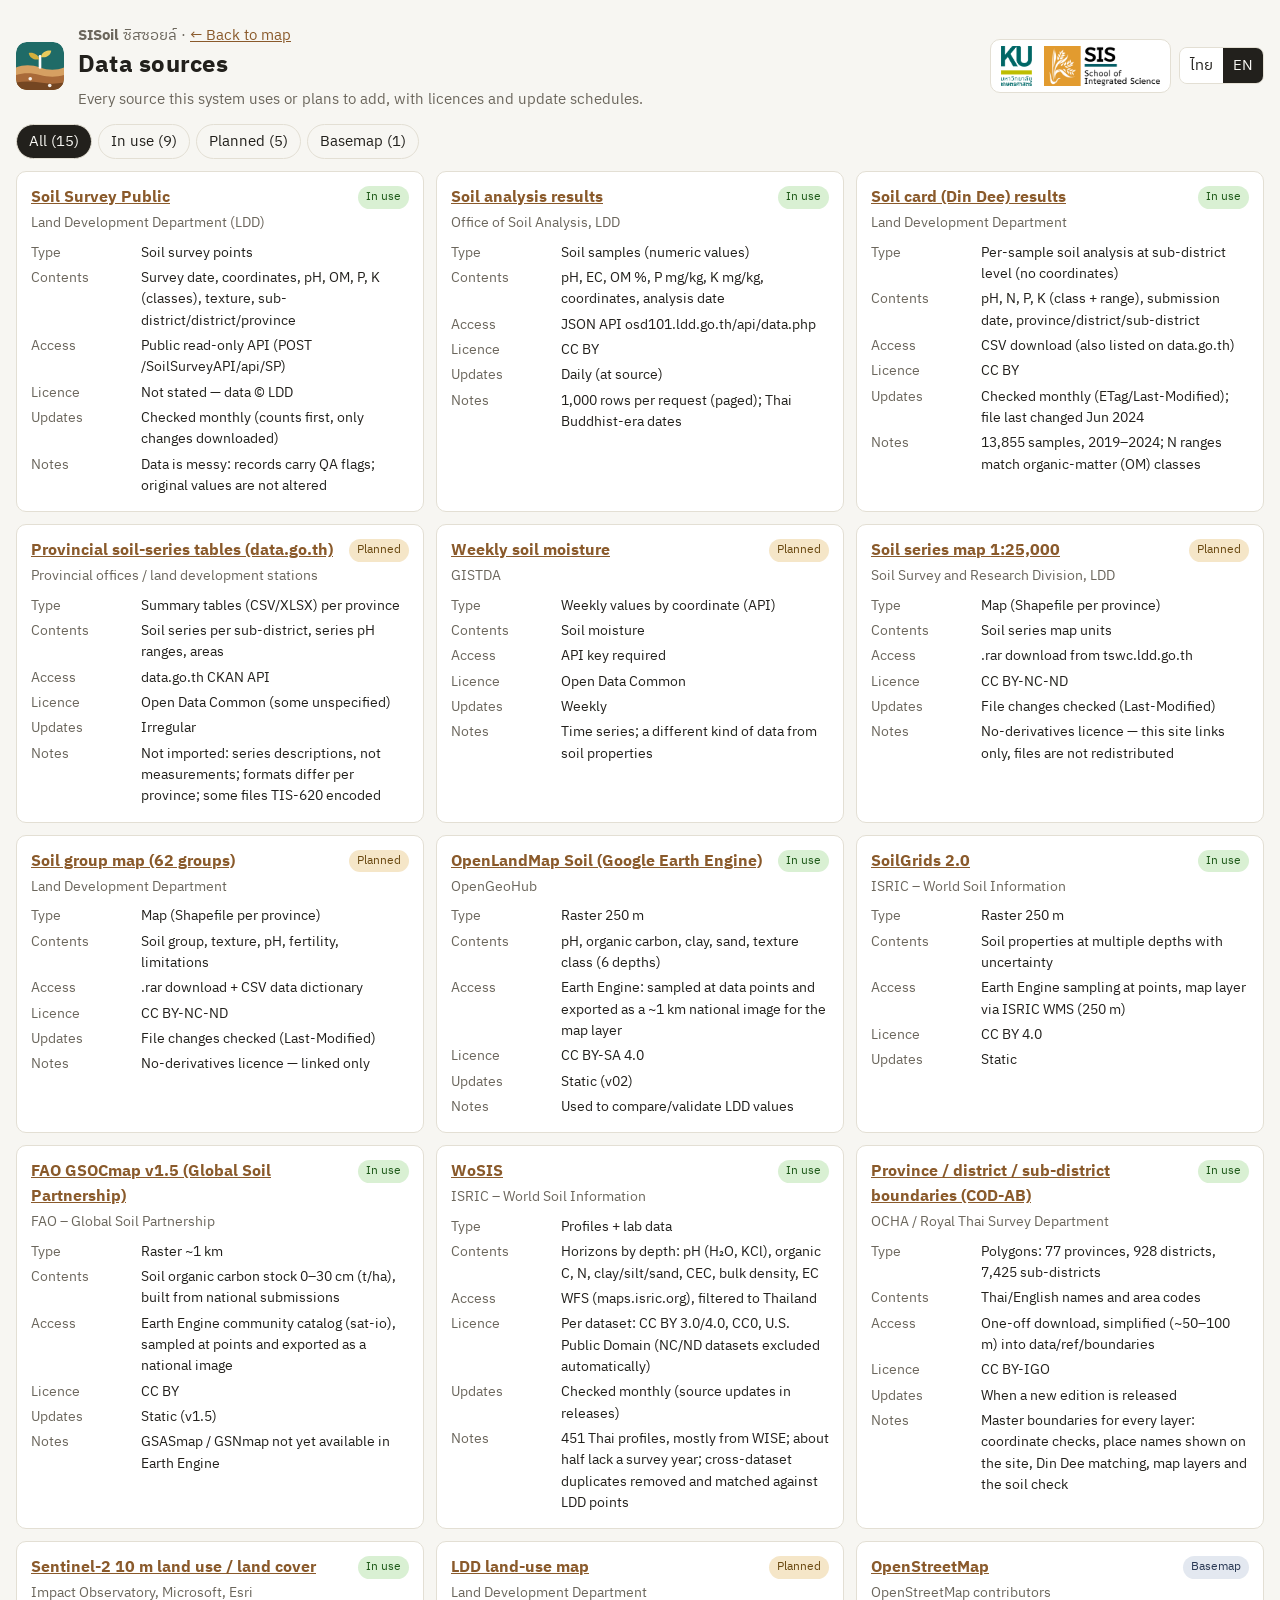
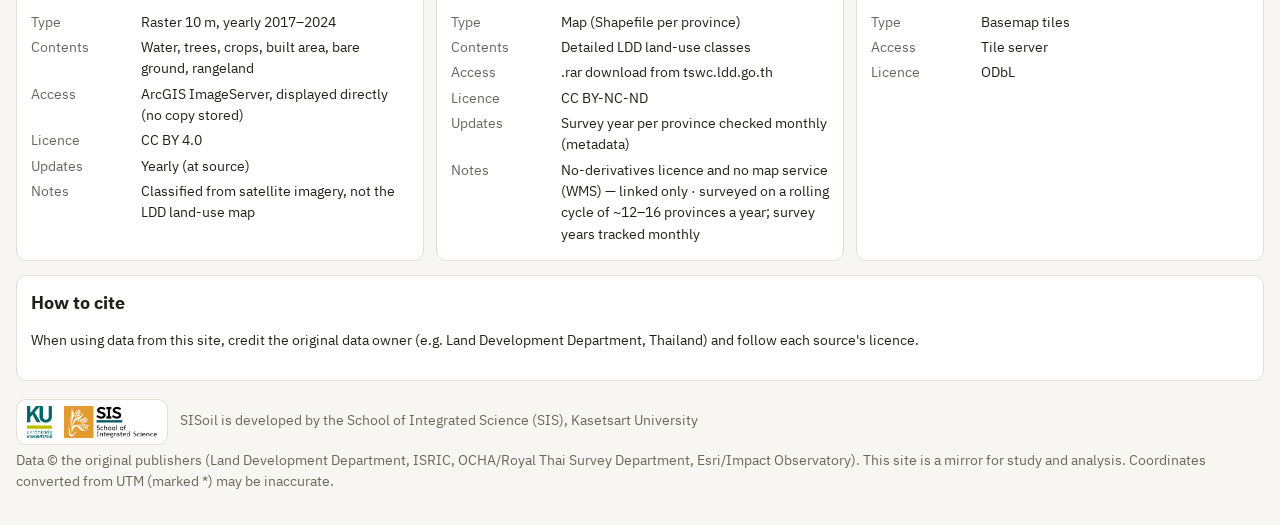
<file: site/sources.html>
<!doctype html>
<html lang="th">
<head>
  <meta charset="utf-8">
  <link rel="icon" href="img/sisoil.svg" type="image/svg+xml">
  <meta name="viewport" content="width=device-width, initial-scale=1">
  <title>SISoil ซิสซอยล์ · แหล่งข้อมูล</title>
  <meta name="description" content="แหล่งข้อมูลทั้งหมดของ SISoil ฐานข้อมูลดินไทย พร้อมสัญญาอนุญาตและรอบการอัปเดต — All data sources of SISoil with licences and update schedules.">
  <link rel="preconnect" href="https://fonts.googleapis.com">
  <link href="https://fonts.googleapis.com/css2?family=IBM+Plex+Sans+Thai:wght@400;500;600&display=swap" rel="stylesheet">
  <link rel="stylesheet" href="style.css?v=dev">
</head>
<body>
  <header class="top">
    <div class="brand">
      <img class="brand-mark" src="img/sisoil.svg" alt="" width="48" height="48">
      <div>
        <p class="sub"><b>SISoil</b> <span data-i18n="thaiName"></span> · <a href="index.html" data-i18n="backToMap"></a></p>
        <h1 data-i18n="sourcesTitle"></h1>
        <p class="sub" data-i18n="sourcesIntro"></p>
      </div>
    </div>
    <nav class="downloads">
      <span class="logos"><img src="img/logo-ku.png" alt="มหาวิทยาลัยเกษตรศาสตร์ (Kasetsart University)" width="44" height="56"><img src="img/logo-sis.png" alt="วิทยาลัยบูรณาการศาสตร์ (School of Integrated Science)" width="163" height="56"></span>
      <div class="lang" role="group" aria-label="Language">
        <button type="button" data-lang="th">ไทย</button>
        <button type="button" data-lang="en">EN</button>
      </div>
    </nav>
  </header>

  <div class="tabs" id="tabs"></div>
  <section class="cards" id="cards"></section>

  <section class="panel small">
    <h2 data-i18n="citeTitle"></h2>
    <p data-i18n="citeText"></p>
  </section>

  <footer class="muted small">
    <div class="foot-org"><span class="logos"><img src="img/logo-ku.png" alt="มหาวิทยาลัยเกษตรศาสตร์ (Kasetsart University)" width="31" height="40"><img src="img/logo-sis.png" alt="วิทยาลัยบูรณาการศาสตร์ (School of Integrated Science)" width="117" height="40"></span><span data-i18n="madeBy"></span></div>
    <p data-i18n="footer"></p>
  </footer>

  <script src="i18n.js?v=dev"></script>
  <script src="sources.js?v=dev"></script>
  <script>
    let lang = (() => {
      const q = new URLSearchParams(location.search).get("lang");
      if (q === "th" || q === "en") return q;
      try { const s = localStorage.getItem("lang"); if (s === "th" || s === "en") return s; } catch (e) {}
      return (navigator.language || "").startsWith("th") ? "th" : "en";
    })();
    let filter = "";
    const t = (k) => I18N[lang][k] ?? k;
    const esc = (s) => String(s ?? "").replace(/[&<>"]/g, (c) => ({ "&": "&amp;", "<": "&lt;", ">": "&gt;", '"': "&quot;" }[c]));

    function render() {
      document.documentElement.lang = lang;
      document.title = `SISoil ${t("thaiName")} · ${t("sourcesTitle")}`;
      document.querySelectorAll("[data-i18n]").forEach((el) => { el.textContent = t(el.dataset.i18n); });
      document.querySelectorAll("[data-lang]").forEach((b) => b.setAttribute("aria-pressed", b.dataset.lang === lang));
      document.querySelector("a[href='index.html']").textContent = "← " + t("backToMap");

      const statuses = ["", "used", "planned", "basemap"];
      document.getElementById("tabs").innerHTML = statuses.map((s) => {
        const n = s ? SOURCES.filter((x) => x.status === s).length : SOURCES.length;
        return `<button type="button" data-status="${s}" aria-pressed="${s === filter}">${esc(s ? t("status")[s] : t("all"))} (${n})</button>`;
      }).join("");

      const rows = [["type", "type"], ["fields", "fields"], ["access", "access"], ["license", "license"], ["update", "updateFreq"], ["note", "note"]];
      document.getElementById("cards").innerHTML = SOURCES.filter((s) => !filter || s.status === filter).map((s) => `
        <article class="card" id="${s.id}">
          <div class="card-head">
            <h2><a href="${s.url}" target="_blank" rel="noopener">${esc(s.name[lang])}</a></h2>
            <span class="badge badge-${s.status}">${esc(t("status")[s.status])}</span>
          </div>
          <p class="muted">${esc(s.org[lang])}</p>
          <dl>${rows.filter(([k]) => s[k][lang]).map(([k, label]) => `<dt>${esc(t(label))}</dt><dd>${esc(s[k][lang])}</dd>`).join("")}</dl>
        </article>`).join("");
    }

    document.querySelectorAll("[data-lang]").forEach((b) => b.addEventListener("click", () => {
      lang = b.dataset.lang;
      try { localStorage.setItem("lang", lang); } catch (e) {}
      render();
    }));
    document.getElementById("tabs").addEventListener("click", (e) => {
      const b = e.target.closest("[data-status]");
      if (b) { filter = b.dataset.status; render(); }
    });
    render();
  </script>
</body>
</html>
</file>
<file: site/style.css>
:root {
  --bg: #f7f6f2;
  --surface: #ffffff;
  --text: #22201c;
  --muted: #6b665c;
  --border: #e3dfd4;
  --accent: #8a5a2b;
  --accent-ink: #ffffff;
}
@media (prefers-color-scheme: dark) {
  :root:not([data-theme="light"]) {
    --bg: #171614;
    --surface: #211f1c;
    --text: #ece8df;
    --muted: #a29c90;
    --border: #3a362f;
    --accent: #d39a5f;
    --accent-ink: #171614;
  }
}
:root[data-theme="dark"] {
  --bg: #171614; --surface: #211f1c; --text: #ece8df; --muted: #a29c90;
  --border: #3a362f; --accent: #d39a5f; --accent-ink: #171614;
}

* { box-sizing: border-box; }
body {
  margin: 0; padding: 0 16px 32px;
  background: var(--bg); color: var(--text);
  font: 15px/1.55 "IBM Plex Sans Thai", system-ui, sans-serif;
  max-width: 1400px; margin-inline: auto;
}
a { color: var(--accent); }
h1 { font-size: 1.5rem; margin: 0; }
h2 { font-size: 1.1rem; margin: 0 0 8px; }
h3 { font-size: .95rem; margin: 16px 0 6px; }
.muted { color: var(--muted); }
.small { font-size: .85rem; }

.top { display: flex; flex-wrap: wrap; gap: 12px; justify-content: space-between; align-items: center; padding: 20px 0 12px; }
.sub { margin: 4px 0 0; color: var(--muted); }
.downloads { display: flex; flex-wrap: wrap; gap: 8px; }
.downloads a {
  padding: 6px 12px; border-radius: 8px; text-decoration: none;
  background: var(--accent); color: var(--accent-ink); font-weight: 500;
}

.stats { display: grid; grid-template-columns: repeat(auto-fit, minmax(150px, 1fr)); gap: 10px; margin-bottom: 14px; }
.stat { background: var(--surface); border: 1px solid var(--border); border-radius: 10px; padding: 10px 14px; }
.stat b { display: block; font-size: 1.4rem; font-variant-numeric: tabular-nums; }
.stat span { color: var(--muted); font-size: .85rem; }

.layout { display: grid; grid-template-columns: 270px 1fr; gap: 14px; }
.filters { background: var(--surface); border: 1px solid var(--border); border-radius: 10px; padding: 14px; }
.filters label { display: block; font-size: .85rem; color: var(--muted); margin-bottom: 10px; }
.filters select, .filters input, #q {
  display: block; width: 100%; margin-top: 3px; padding: 6px 8px;
  border: 1px solid var(--border); border-radius: 6px;
  background: var(--bg); color: var(--text); font: inherit;
}
.row { display: grid; grid-template-columns: 1fr 1fr; gap: 8px; }
button {
  width: 100%; padding: 7px; border-radius: 6px; border: 1px solid var(--border);
  background: var(--bg); color: var(--text); font: inherit; cursor: pointer;
}
.legend { list-style: none; padding: 0; margin: 0; font-size: .82rem; }
.legend li { display: flex; align-items: center; gap: 6px; }
.legend i { width: 12px; height: 12px; border-radius: 50%; display: inline-block; border: 1px solid rgba(0,0,0,.25); }

#map { height: 640px; border-radius: 10px; border: 1px solid var(--border); }

.panel { background: var(--surface); border: 1px solid var(--border); border-radius: 10px; padding: 14px; margin-top: 14px; }
.panel-head { display: flex; flex-wrap: wrap; justify-content: space-between; gap: 8px; align-items: center; }
#q { max-width: 320px; margin: 0; }
.table-wrap { overflow-x: auto; }
table { width: 100%; border-collapse: collapse; font-size: .88rem; }
th, td { text-align: left; padding: 6px 8px; border-bottom: 1px solid var(--border); white-space: nowrap; }
th { color: var(--muted); font-weight: 500; }
td.num { font-variant-numeric: tabular-nums; }
tr.clickable { cursor: pointer; }
tr.clickable:hover { background: var(--bg); }
footer { margin-top: 18px; }

.lang { display: flex; border: 1px solid var(--border); border-radius: 8px; overflow: hidden; }
.lang button { width: auto; border: 0; border-radius: 0; padding: 6px 10px; background: var(--surface); }
.lang button[aria-pressed="true"] { background: var(--text); color: var(--bg); }
.filters label.check { display: flex; gap: 6px; align-items: center; color: var(--text); }
.filters label.check input { width: auto; margin: 0; }
.dot { display: inline-block; width: 9px; height: 9px; border-radius: 50%; }
.pop { border-collapse: collapse; margin: 6px 0; font-size: 12px; }
.pop td { padding: 1px 8px 1px 0; border: 0; white-space: normal; }
.pop td:first-child { color: #6b665c; }
.pop.depth th { font-size: 11px; font-weight: 600; text-align: right; padding: 1px 6px; color: #6b665c; }
.pop.depth th:first-child { text-align: left; }
.pop.depth td.num { text-align: right; padding: 1px 6px; color: inherit; }
.dates-help { margin: 0; padding-left: 18px; }

@media (max-width: 800px) {
  .layout { grid-template-columns: 1fr; }
  #map { height: 420px; }
}
.flags span { display: inline-block; margin: 1px 0; padding: 0 5px; border-radius: 4px; background: #f5e6c8; color: #6b4a12; font-size: 11px; }

.downloads a.ghost { background: transparent; color: var(--accent); border: 1px solid var(--accent); }
.tabs { display: flex; flex-wrap: wrap; gap: 6px; margin-bottom: 12px; }
.tabs button { width: auto; padding: 5px 12px; border-radius: 999px; }
.tabs button[aria-pressed="true"] { background: var(--text); color: var(--bg); }
.cards { display: grid; grid-template-columns: repeat(auto-fill, minmax(320px, 1fr)); gap: 12px; }
.card { background: var(--surface); border: 1px solid var(--border); border-radius: 10px; padding: 14px; }
.card-head { display: flex; justify-content: space-between; gap: 8px; align-items: start; }
.card h2 { font-size: 1rem; margin: 0; }
.card p { margin: 2px 0 8px; font-size: .88rem; }
.card dl { display: grid; grid-template-columns: 100px 1fr; gap: 4px 10px; margin: 0; font-size: .86rem; }
.card dt { color: var(--muted); }
.card dd { margin: 0; }
.badge { font-size: .75rem; padding: 2px 8px; border-radius: 999px; white-space: nowrap; }
.badge-used { background: #d9f0d3; color: #1f5a1a; }
.badge-planned { background: #f5e6c8; color: #6b4a12; }
.badge-basemap { background: #e3e8f0; color: #2b3a55; }

/* ตรวจดินจากพิกัด */
.check-form { display: flex; flex-wrap: wrap; gap: 8px; align-items: end; margin-bottom: 4px; }
.check-form button { width: auto; padding: 7px 12px; }
.check-form button[aria-pressed="true"], .check-form button.primary { background: var(--accent); color: var(--accent-ink); border-color: var(--accent); }
.check-form label { font-size: .85rem; color: var(--muted); }
.check-form input, .check-form select {
  display: block; margin-top: 3px; padding: 6px 8px; width: 150px; max-width: 100%;
  border: 1px solid var(--border); border-radius: 6px; background: var(--bg); color: var(--text); font: inherit;
}
.check-head { margin: 4px 0 10px; }
.check-grid { display: grid; grid-template-columns: repeat(auto-fit, minmax(320px, 1fr)); gap: 12px; }
.check-grid .card { background: var(--bg); }
.check-grid h3 { margin: 0 0 6px; }
.check-grid h3 + h4, .check-grid h4 { font-size: .88rem; margin: 12px 0 4px; color: var(--muted); font-weight: 600; }
.check-grid .card > h3:not(:first-child) { margin-top: 16px; }
.check-grid p { margin: 2px 0 6px; font-size: .88rem; }
table.mini { font-size: .82rem; margin-bottom: 4px; }
table.mini th, table.mini td { padding: 3px 6px; }
table.mini td.num, table.mini th { text-align: right; }
table.mini th:first-child, table.mini td:first-child { text-align: left; }
.bar { display: flex; height: 12px; border-radius: 6px; overflow: hidden; margin: 4px 0 6px; border: 1px solid var(--border); }
.bar i { display: block; height: 100%; }
.dl-list { margin: 0 0 6px; padding-left: 18px; }
.dl-list li { margin: 2px 0; }
@media (max-width: 800px) {
  .check-grid { grid-template-columns: 1fr; }
  .check-form input, .check-form select { width: 130px; }
}
.check-grid { grid-template-columns: repeat(auto-fit, minmax(min(320px, 100%), 1fr)); }
.check-grid .card { min-width: 0; overflow-x: auto; }
.map-pick {
  width: auto; padding: 6px 10px; border: 2px solid rgba(0,0,0,.2); border-radius: 6px;
  background: #ffffff; color: #22201c; font: 500 13px/1.2 "IBM Plex Sans Thai", system-ui, sans-serif;
}
.map-pick[aria-pressed="true"] { background: #8a5a2b; color: #ffffff; }

/* ชั้นข้อมูล */
.layer { border-bottom: 1px solid var(--border); padding: 8px 0 6px; }
.layer label.check { flex-wrap: wrap; }
.layer .badge { margin-left: auto; }
.layer details { margin-top: 4px; }
.layer summary { cursor: pointer; font-size: .85rem; color: var(--accent); margin-bottom: 8px; }
.filters h2 + p { margin-top: 0; }

/* intro สำหรับผู้ใช้ทั่วไป */
.intro { background: var(--surface); border: 1px solid var(--border); border-radius: 10px; padding: 16px 18px; margin-bottom: 14px; }
.intro .lead { font-size: 1.05rem; margin: 0 0 12px; max-width: 70ch; }
.steps { list-style: none; padding: 0; margin: 0 0 10px; display: grid; grid-template-columns: repeat(auto-fit, minmax(min(260px, 100%), 1fr)); gap: 12px; }
.steps li { display: flex; gap: 10px; align-items: flex-start; }
.steps p { margin: 2px 0 6px; font-size: .9rem; color: var(--muted); }
.num-badge {
  flex: none; width: 28px; height: 28px; border-radius: 50%; display: grid; place-items: center;
  background: var(--accent); color: var(--accent-ink); font-weight: 600;
}
.cta {
  display: inline-block; padding: 6px 14px; border-radius: 8px; text-decoration: none;
  background: var(--accent); color: var(--accent-ink); font-weight: 500; font-size: .9rem;
}
.glossary { margin: 4px 0 8px; font-size: .9rem; }
.glossary summary { cursor: pointer; color: var(--accent); font-weight: 500; }
.glossary dl { display: grid; grid-template-columns: max-content 1fr; gap: 4px 12px; margin: 8px 0 0; }
.glossary dt { font-weight: 600; }
.glossary dd { margin: 0; color: var(--muted); }
.standards { border-top: 1px solid var(--border); padding-top: 10px; margin: 6px 0 8px; font-size: .9rem; }
.standards p { margin: 4px 0 8px; color: var(--muted); }
.standards dl { display: grid; grid-template-columns: max-content 1fr; gap: 4px 12px; margin: 0 0 6px; }
.standards dt { font-weight: 600; }
.standards dd { margin: 0; color: var(--muted); }
@media (max-width: 600px) {
  .standards dl, .glossary dl { grid-template-columns: 1fr; }
  .standards dd, .glossary dd { margin-bottom: 6px; }
}
.ramp { height: 10px; border-radius: 4px; border: 1px solid var(--border); }
.ramp-labels { display: flex; justify-content: space-between; font-size: .78rem; color: var(--muted); }
#raster-legend img { max-height: 160px; }
#raster-legend p { margin: 4px 0; font-size: .78rem; color: var(--muted); }
/* กลุ่มจุด: สีตามค่าที่เลือก */
.pt-cluster div {
  width: 100%; height: 100%; border-radius: 50%; display: grid; place-items: center;
  border: 2px solid #ffffff; box-shadow: 0 0 0 1px rgba(0,0,0,.35);
}
.pt-cluster span {
  font: 600 12px/1 "IBM Plex Sans Thai", system-ui, sans-serif; color: #1b1b1b;
  background: rgba(255,255,255,.8); border-radius: 8px; padding: 2px 5px;
}

/* แผนที่ฐานสีเทาจาง ให้จุดข้อมูลและเส้นขอบเขตเด่น */
.basemap { filter: grayscale(1) contrast(.82) brightness(1.08); }
#map { background: #eceae6; }

/* คำอธิบายสีบนแผนที่ */
.map-legend {
  background: rgba(255,255,255,.94); color: #22201c; border-radius: 8px; padding: 8px 10px;
  box-shadow: 0 1px 4px rgba(0,0,0,.3); max-width: 260px; max-height: 60vh; overflow: auto;
  font: 13px/1.4 "IBM Plex Sans Thai", system-ui, sans-serif;
}
.map-legend summary { cursor: pointer; font-weight: 600; }
.map-legend section { margin-top: 8px; }
.map-legend section b { display: block; margin-bottom: 4px; }
.map-legend p { margin: 4px 0 0; font-size: 12px; color: #5c574e; }
.map-legend .ramp { height: 14px; border-color: #ccc; }
.map-legend .ramp-labels { color: #5c574e; font-size: 12px; }
.map-legend .sg-legend { display: block; max-height: 240px; }
.map-legend .legend.lc { display: grid; grid-template-columns: 1fr 1fr; gap: 2px 10px; font-size: 12px; }
@media (max-width: 800px) { .map-legend { max-width: 190px; max-height: 45vh; } }

/* แถบชั้นข้อมูลแบบกระชับ (สูงไม่เกินแผนที่) */
.filters { padding: 12px 14px; max-height: 640px; overflow: auto; }
.filters h2 { margin: 0; }
.filters h3 { margin: 10px 0 4px; }
.filters label { margin-bottom: 6px; }
.filters .info { font-size: .78rem; color: var(--muted); margin: 0 0 0 22px; line-height: 1.35; }
.filters > .info { margin: 2px 0 8px; }
.filters label.check { margin-bottom: 2px; }
.layer { padding: 6px 0; }
.layer label.check .badge { margin-left: auto; }
.layer details summary { margin: 4px 0 6px 22px; }
.row-label { display: flex !important; align-items: center; gap: 8px; }
.row-label > span { flex: none; }
.filters .row-label select, .filters .row-label input { margin-top: 0; flex: 1; min-width: 0; }
.layer-row { display: flex; justify-content: space-between; align-items: center; gap: 8px; }
.filters select.mini { width: auto; display: inline-block; margin: 0; padding: 2px 4px; font-size: .82rem; }
.grid2, .grid3 { display: grid; gap: 2px 8px; }
.grid2 { grid-template-columns: 1fr 1fr; }
.grid3 { grid-template-columns: repeat(3, 1fr); }
.map-legend .legend { font-size: 12px; }
@media (max-width: 800px) { .filters { max-height: none; } }
.legend li.muted { display: block; }
.layer-row label.check { flex-wrap: nowrap; align-items: flex-start; }
.layer-row label.check input { margin-top: 4px; }
.map-legend { max-height: min(420px, 62vh); }
.row-label[hidden] { display: none !important; }
.dates-help ul { margin: 2px 0 4px; padding-left: 18px; }

/* โลโก้ KU และ SIS (พื้นขาวเสมอ ให้อ่านได้ในโหมดมืด) */
.brand { display: flex; align-items: center; gap: 14px; flex-wrap: wrap; }
.logos { display: inline-flex; align-items: center; gap: 12px; background: #ffffff; padding: 6px 10px; border-radius: 10px; border: 1px solid var(--border); }
.logos img { height: 56px; width: auto; display: block; }
@media (max-width: 600px) { .logos img { height: 40px; } }

/* แบรนด์ SISoil (แบบเดียวกับ BURANA): โลโก้ระบบ + ชื่อ, โลโก้ KU/SIS ด้านขวา; จอแคบย้ายไปท้ายหน้า */
.brand-mark { flex: none; border-radius: 11px; display: block; }
.brand h1 { margin: 0; letter-spacing: .01em; }
.brand-th { font-weight: 500; font-size: .8em; color: var(--muted); margin-left: 4px; }
.downloads { align-items: center; }
.downloads .logos img { height: 40px; }
.foot-org { display: flex; align-items: center; gap: 12px; flex-wrap: wrap; margin-bottom: 6px; }
.foot-org .logos img { height: 32px; }
footer p { margin: 4px 0 0; }
@media (max-width: 640px) {
  .downloads .logos { display: none; }
  .brand-mark { width: 40px; height: 40px; }
}
</file>
